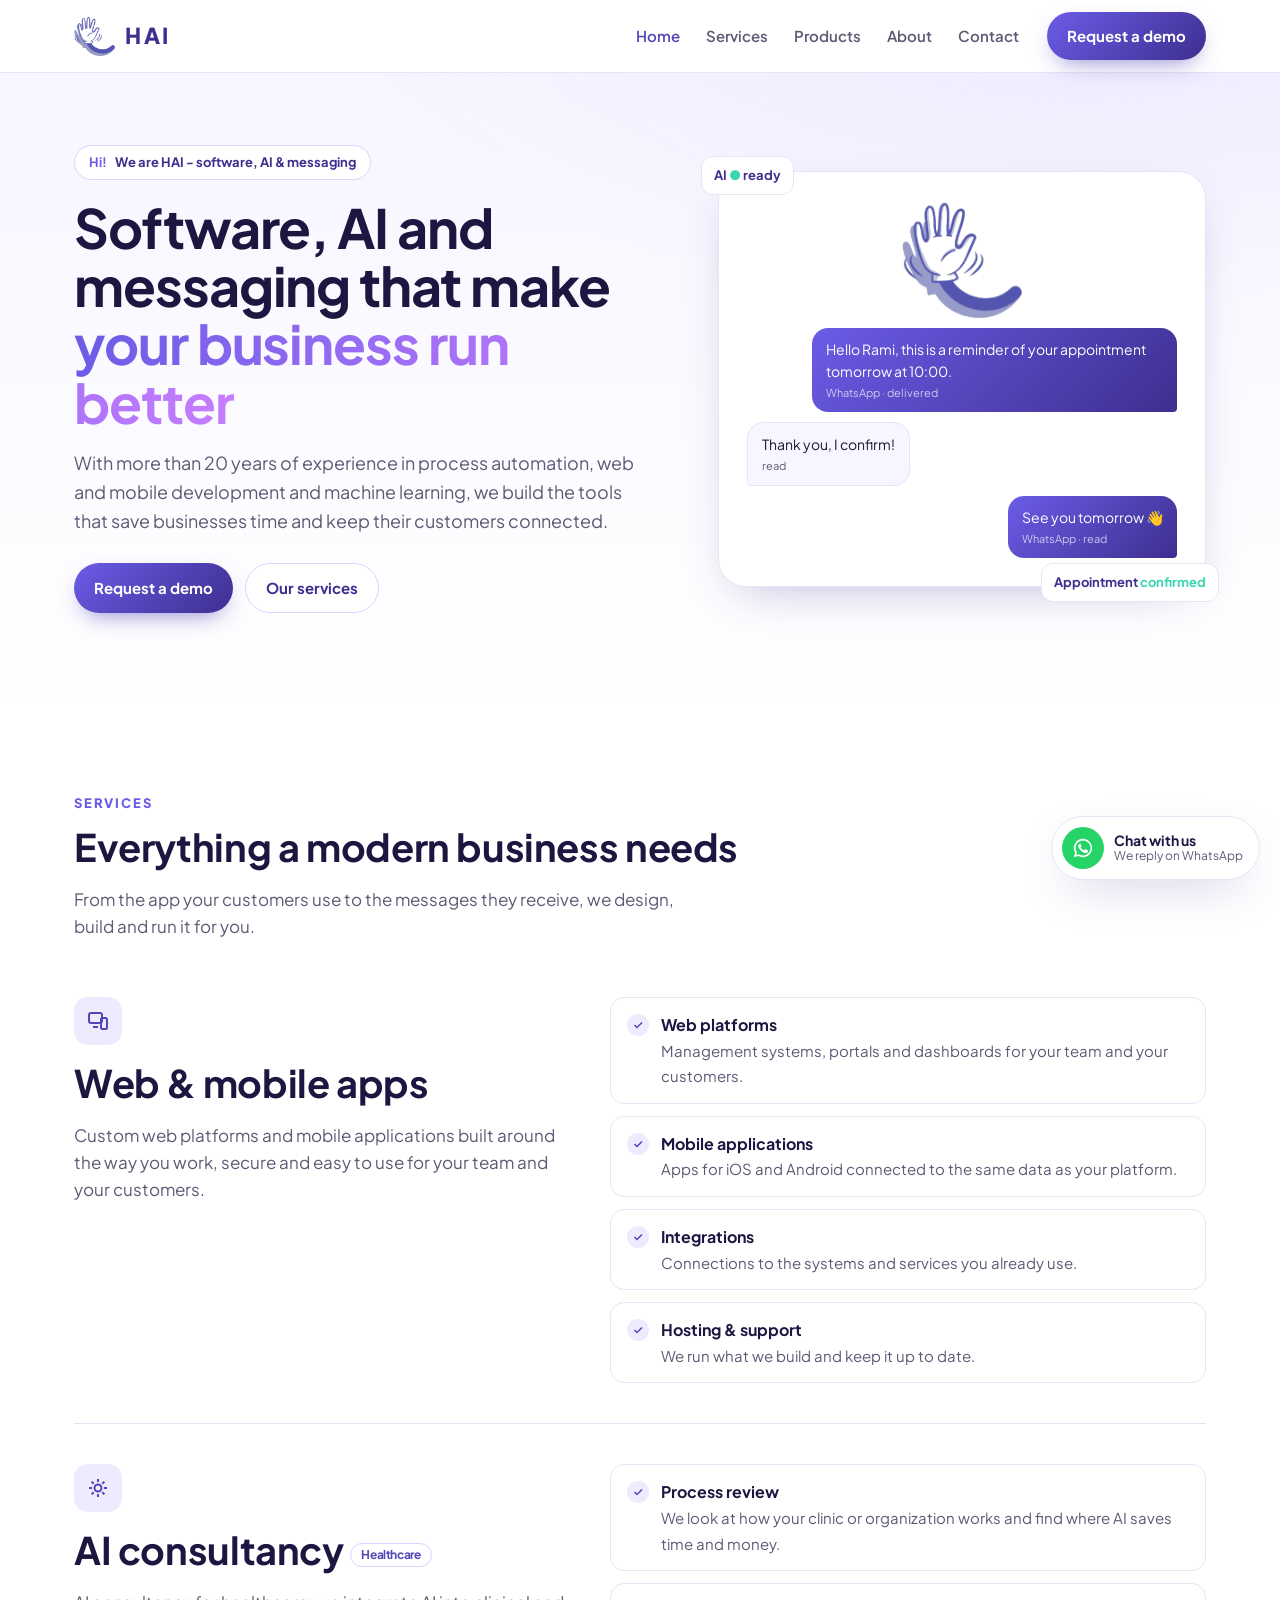
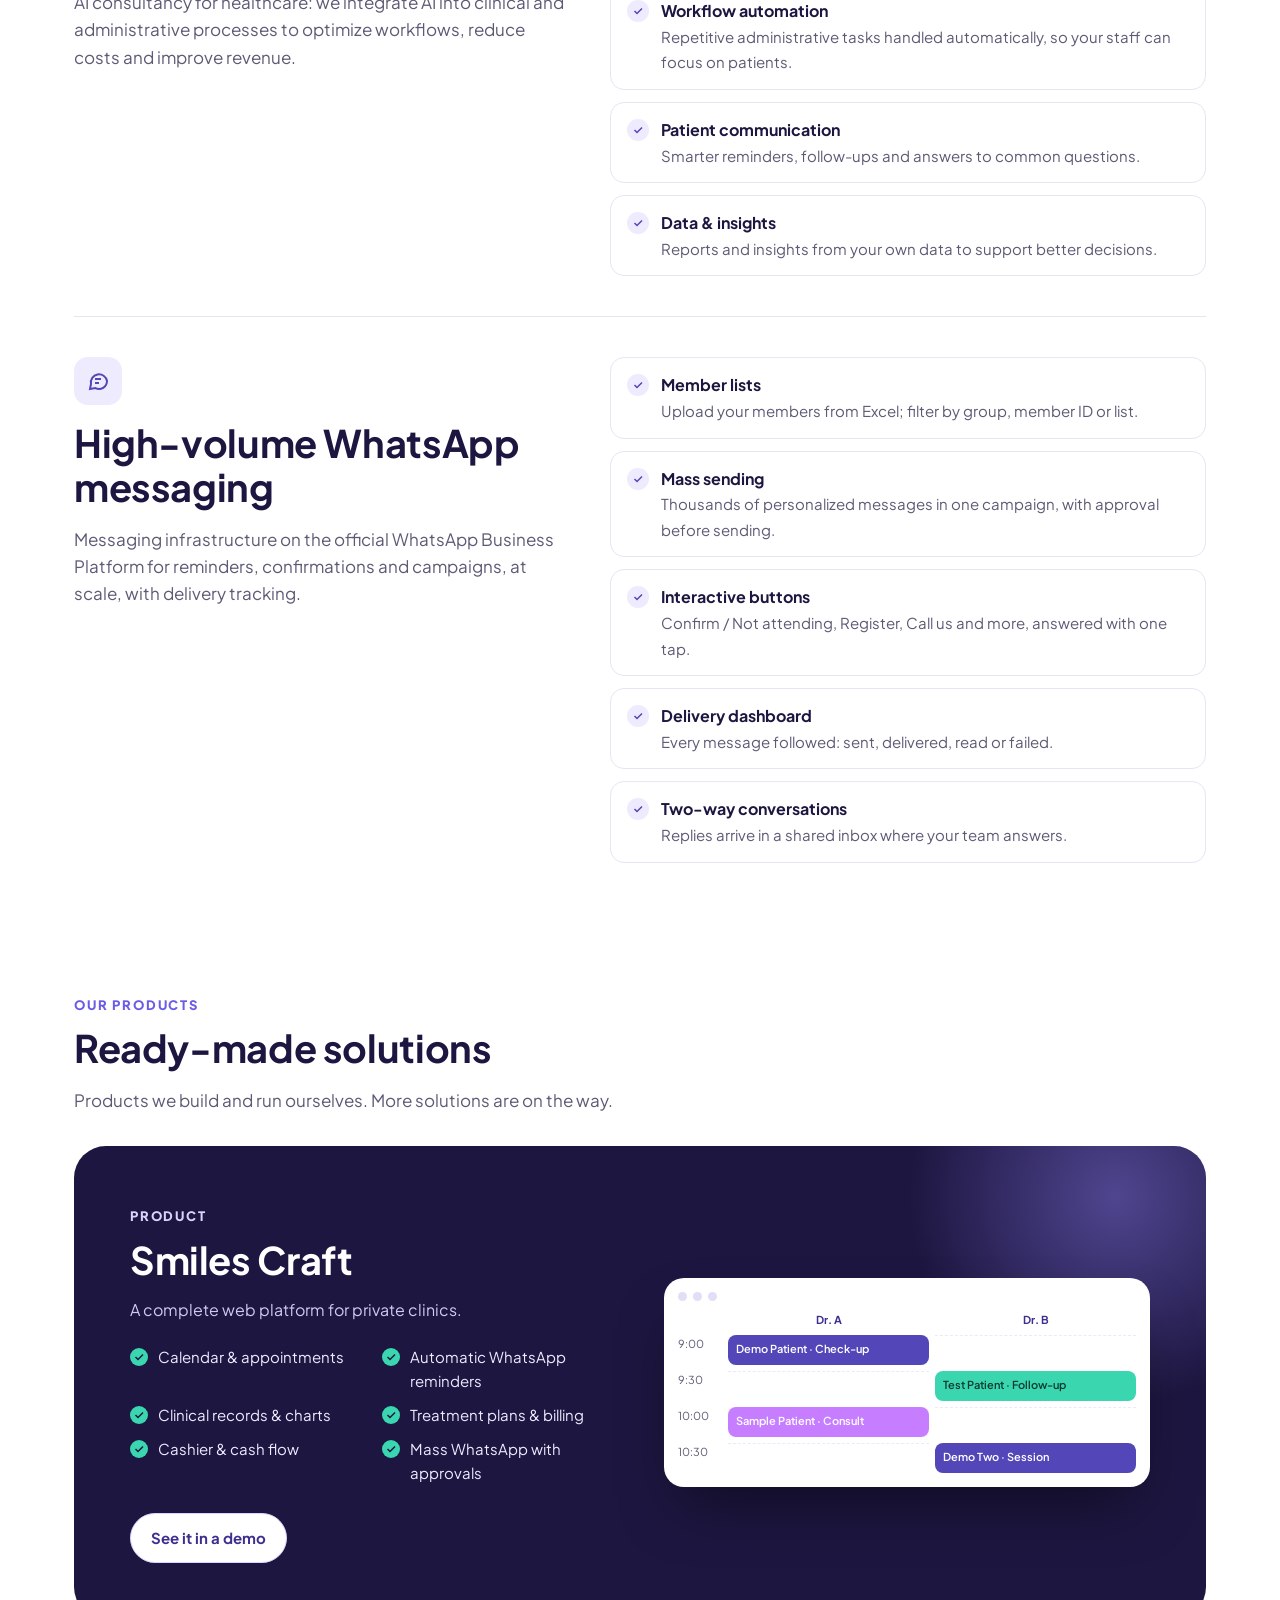
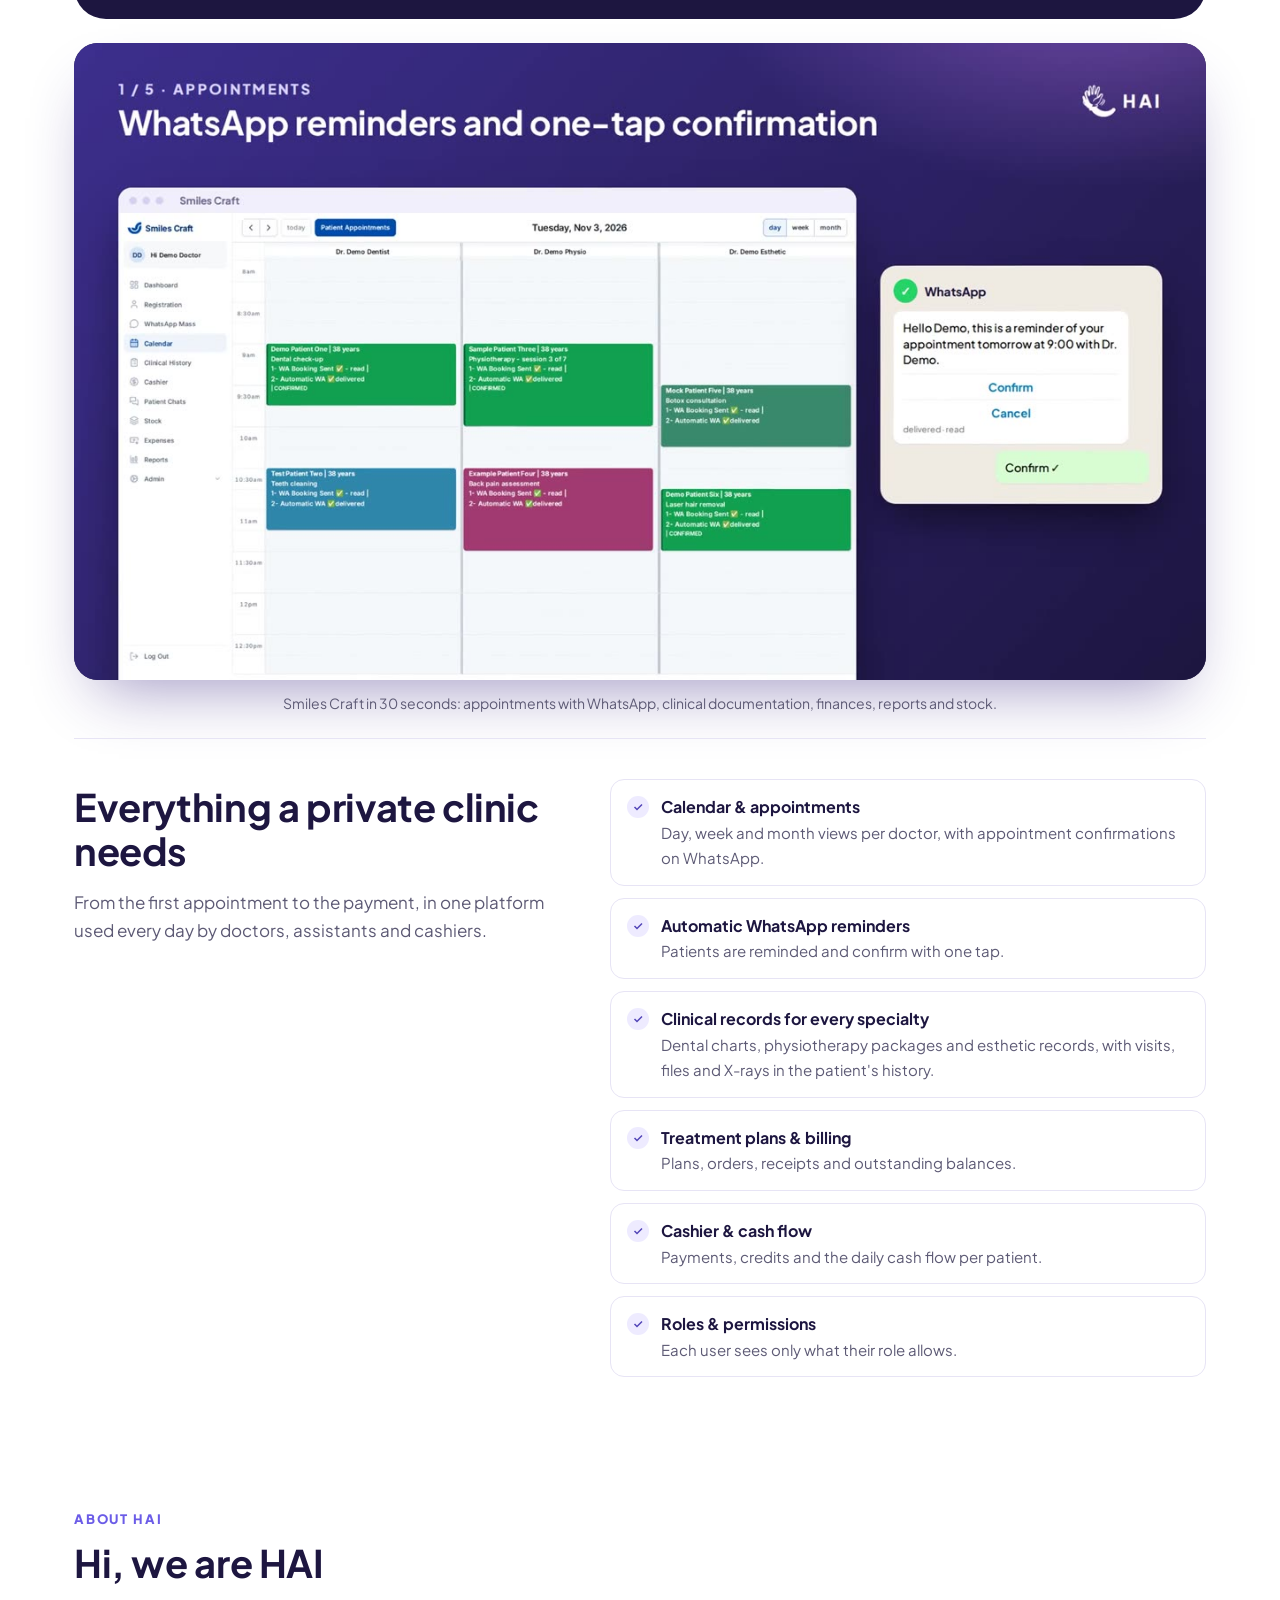
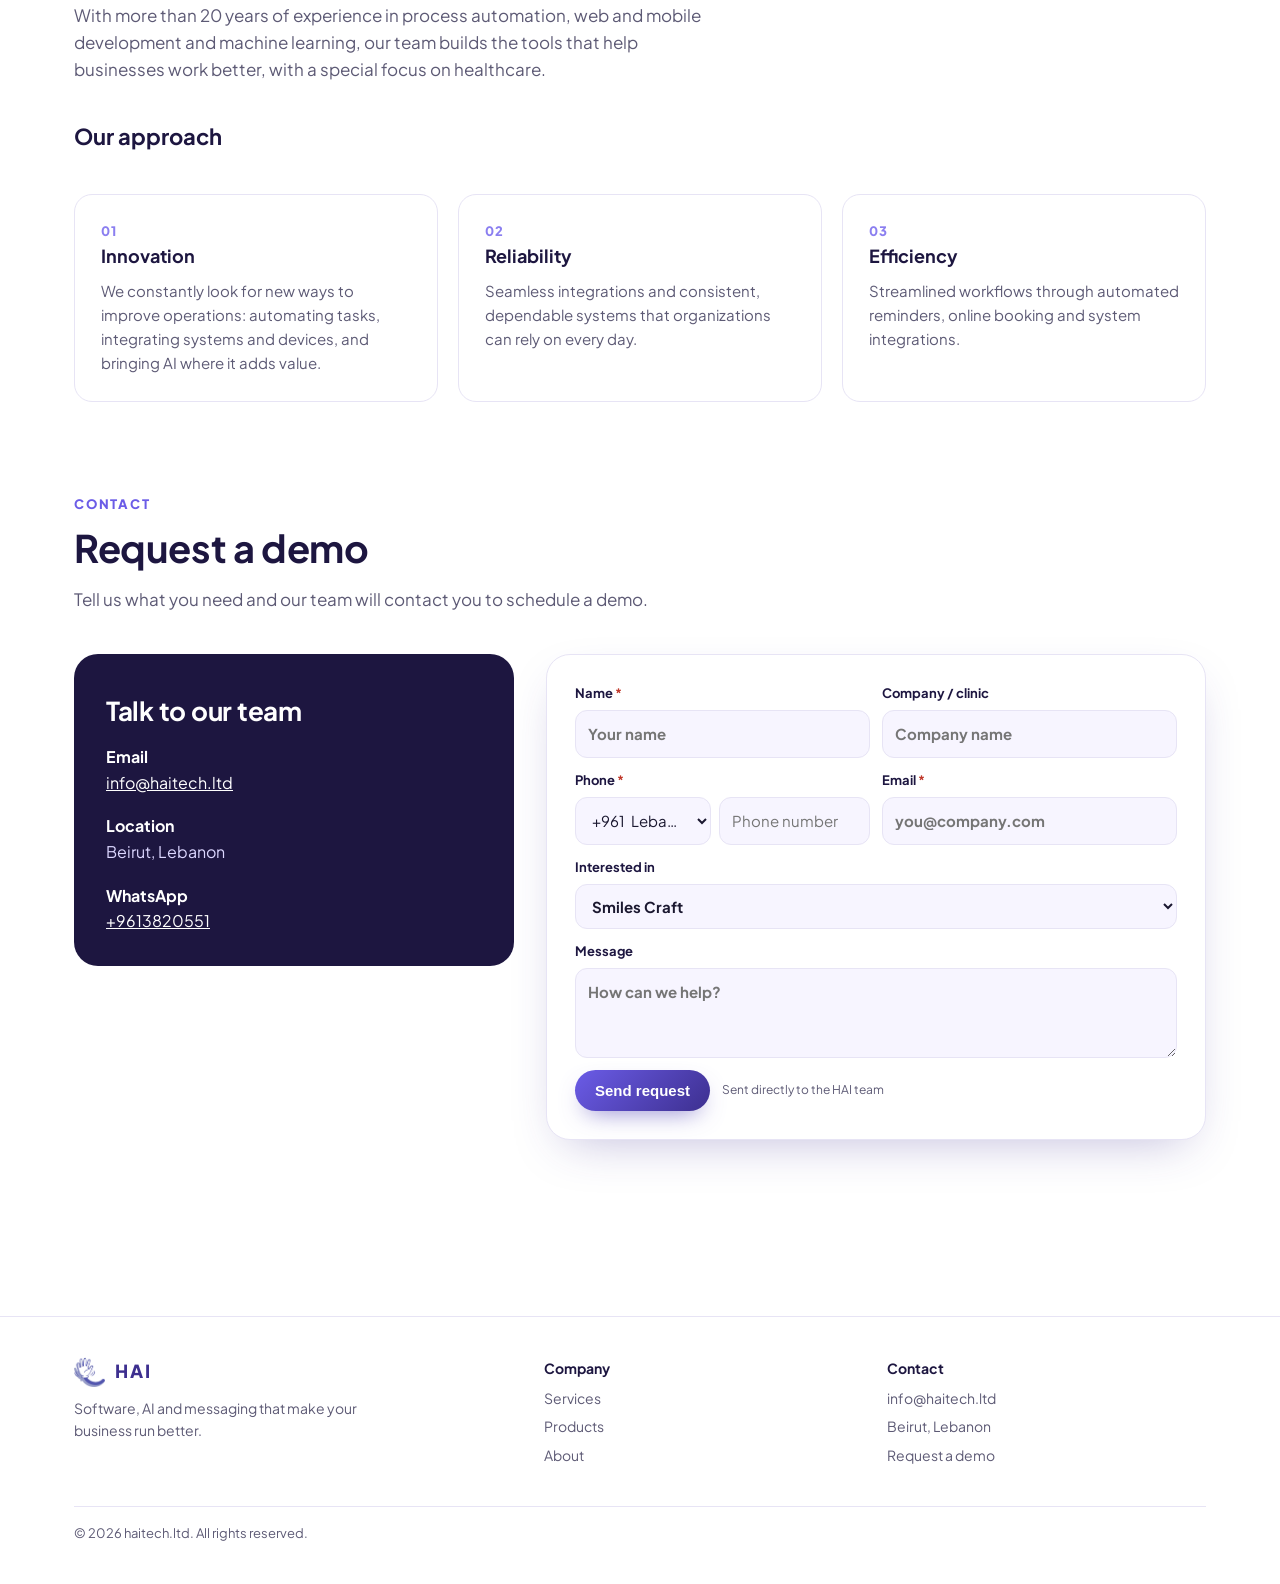
<file: index.html>
<!doctype html>
<html lang="en">
<head>
<meta charset="utf-8">
<meta name="viewport" content="width=device-width, initial-scale=1">
<title>HAI | Software, AI and messaging that make your business run better</title>
<meta name="description" content="HAI builds web and mobile applications, healthcare AI consultancy and high-volume WhatsApp messaging. Makers of Smiles Craft.">
<meta property="og:title" content="HAI | Software, AI and messaging that make your business run better">
<meta property="og:description" content="HAI builds web and mobile applications, healthcare AI consultancy and high-volume WhatsApp messaging. Makers of Smiles Craft.">
<link rel="canonical" href="https://www.haitech.ltd/">
<meta property="og:type" content="website">
<meta property="og:url" content="https://www.haitech.ltd/">
<meta property="og:image" content="https://www.haitech.ltd/assets/hai-logo.png">
<meta name="twitter:card" content="summary">
<link rel="icon" href="assets/hai-mark.png">
<script type="application/ld+json">{"@context": "https://schema.org", "@type": "Organization", "name": "HAI", "url": "https://www.haitech.ltd/", "logo": "https://www.haitech.ltd/assets/hai-logo.png", "email": "info@haitech.ltd", "address": {"@type": "PostalAddress", "addressLocality": "Beirut", "addressCountry": "LB"}}</script>
<link rel="preconnect" href="https://fonts.googleapis.com">
<link rel="preconnect" href="https://fonts.gstatic.com" crossorigin>
<link href="https://fonts.googleapis.com/css2?family=Plus+Jakarta+Sans:wght@400;500;600;700;800&display=swap" rel="stylesheet">
<link rel="stylesheet" href="assets/site.css">
</head>
<body>
<header class="nav">
  <div class="wrap">
    <a class="brand" href="#top"><img src="assets/hai-mark.png" alt="HAI logo">HAI</a>
    <nav class="links" aria-label="Main"><a href="#top">Home</a><a href="#services">Services</a><a href="#products">Products</a><a href="#about">About</a><a href="#contact">Contact</a><a class="btn btn-primary menu-cta" href="#contact">Request a demo</a></nav>
    <a class="btn btn-primary" href="#contact">Request a demo</a>
    <button class="menu-btn" type="button" aria-label="Menu" aria-expanded="false"><svg width="22" height="22" viewBox="0 0 24 24" fill="none" stroke="currentColor" stroke-width="2"><path d="M4 7h16M4 12h16M4 17h16"/></svg></button>
  </div>
</header>
<main>
<div class="hero" id="top">
  <div class="wrap">
    <div>
      <span class="eyebrow"><b>Hi!</b> We are HAI - software, AI &amp; messaging</span>
      <h1>Software, AI and messaging that make <span class="wave">your business run better</span></h1>
      <p class="lead">With more than 20 years of experience in process automation, web and mobile development and machine learning, we build the tools that save businesses time and keep their customers connected.</p>
      <div class="cta"><a class="btn btn-primary" href="#contact">Request a demo</a><a class="btn btn-ghost" href="#services">Our services</a></div>
    </div>
    <div class="hero-card">
      <span class="tag t1">AI <i>&#9679;</i> ready</span>
      <img class="hand" src="assets/hai-mark.png" alt="">
      <div class="chat">
        <div class="bubble out">Hello Rami, this is a reminder of your appointment tomorrow at 10:00.<small>WhatsApp &middot; delivered</small></div>
        <div class="bubble in">Thank you, I confirm!<small>read</small></div>
        <div class="bubble out">See you tomorrow &#128075;<small>WhatsApp &middot; read</small></div>
      </div>
      <span class="tag t2">Appointment <i>confirmed</i></span>
    </div>
  </div>
</div>

<section id="services">
  <div class="wrap">
    <span class="kicker">Services</span>
    <h2>Everything a modern business needs</h2>
    <p class="sub">From the app your customers use to the messages they receive, we design, build and run it for you.</p>
    <div class="svc" id="web">
      <div><div class="icon"><svg width="24" height="24" viewBox="0 0 24 24" fill="none" stroke="currentColor" stroke-width="2"><rect x="3" y="4" width="13" height="10" rx="2"/><rect x="15" y="9" width="6" height="11" rx="1.5"/><path d="M7 18h5"/></svg></div><h2>Web &amp; mobile apps</h2><p class="sub">Custom web platforms and mobile applications built around the way you work, secure and easy to use for your team and your customers.</p></div>
      <ul class="list">
        <li><div><b>Web platforms</b><span>Management systems, portals and dashboards for your team and your customers.</span></div></li>
        <li><div><b>Mobile applications</b><span>Apps for iOS and Android connected to the same data as your platform.</span></div></li>
        <li><div><b>Integrations</b><span>Connections to the systems and services you already use.</span></div></li>
        <li><div><b>Hosting &amp; support</b><span>We run what we build and keep it up to date.</span></div></li>
      </ul>
    </div>
    <div class="svc" id="ai">
      <div><div class="icon"><svg width="24" height="24" viewBox="0 0 24 24" fill="none" stroke="currentColor" stroke-width="2"><path d="M12 3v3M12 18v3M3 12h3M18 12h3M5.6 5.6l2.1 2.1M16.3 16.3l2.1 2.1M5.6 18.4l2.1-2.1M16.3 7.7l2.1-2.1"/><circle cx="12" cy="12" r="3.5"/></svg></div><h2>AI consultancy <span class="pill" style="vertical-align:6px">Healthcare</span></h2><p class="sub">AI consultancy for healthcare: we integrate AI into clinical and administrative processes to optimize workflows, reduce costs and improve revenue.</p></div>
      <ul class="list">
        <li><div><b>Process review</b><span>We look at how your clinic or organization works and find where AI saves time and money.</span></div></li>
        <li><div><b>Workflow automation</b><span>Repetitive administrative tasks handled automatically, so your staff can focus on patients.</span></div></li>
        <li><div><b>Patient communication</b><span>Smarter reminders, follow-ups and answers to common questions.</span></div></li>
        <li><div><b>Data &amp; insights</b><span>Reports and insights from your own data to support better decisions.</span></div></li>
      </ul>
    </div>
    <div class="svc" id="whatsapp">
      <div><div class="icon"><svg width="24" height="24" viewBox="0 0 24 24" fill="none" stroke="currentColor" stroke-width="2"><path d="M21 12a8 8 0 0 1-11.6 7.1L4 20l1-5A8 8 0 1 1 21 12z"/><path d="M9 10h6M9 14h4"/></svg></div><h2>High-volume WhatsApp messaging</h2><p class="sub">Messaging infrastructure on the official WhatsApp Business Platform for reminders, confirmations and campaigns, at scale, with delivery tracking.</p></div>
      <ul class="list">
        <li><div><b>Member lists</b><span>Upload your members from Excel; filter by group, member ID or list.</span></div></li>
        <li><div><b>Mass sending</b><span>Thousands of personalized messages in one campaign, with approval before sending.</span></div></li>
        <li><div><b>Interactive buttons</b><span>Confirm / Not attending, Register, Call us and more, answered with one tap.</span></div></li>
        <li><div><b>Delivery dashboard</b><span>Every message followed: sent, delivered, read or failed.</span></div></li>
        <li><div><b>Two-way conversations</b><span>Replies arrive in a shared inbox where your team answers.</span></div></li>
      </ul>
    </div>
  </div>
</section>

<section id="products" style="padding-top:0">
  <div class="wrap">
    <span class="kicker">Our products</span>
    <h2>Ready-made solutions</h2>
    <p class="sub">Products we build and run ourselves. More solutions are on the way.</p>
    <div style="margin-top:32px">
    <div class="product">
      <div>
        <span class="kicker">Product</span>
        <h2>Smiles Craft</h2>
        <p>A complete web platform for private clinics.</p>
        <ul class="feat">
          <li>Calendar &amp; appointments</li><li>Automatic WhatsApp reminders</li>
          <li>Clinical records &amp; charts</li><li>Treatment plans &amp; billing</li>
          <li>Cashier &amp; cash flow</li><li>Mass WhatsApp with approvals</li>
        </ul>
        <a class="btn btn-ghost" href="#contact">See it in a demo</a>
      </div>
      <div class="mock">
        <div class="bar"><span></span><span></span><span></span></div>
        <div class="cal">
          <div></div><div class="h">Dr. A</div><div class="h">Dr. B</div>
          <div>9:00</div><div class="ev a">Demo Patient &middot; Check-up</div><div class="slot"></div>
          <div>9:30</div><div class="slot"></div><div class="ev b">Test Patient &middot; Follow-up</div>
          <div>10:00</div><div class="ev c">Sample Patient &middot; Consult</div><div class="slot"></div>
          <div>10:30</div><div class="slot"></div><div class="ev a">Demo Two &middot; Session</div>
        </div>
      </div>
    </div></div>
    <figure class="product-video">
      <video src="assets/smiles-craft.mp4?v=2" poster="assets/smiles-craft-poster.jpg?v=2" autoplay muted loop playsinline preload="metadata" aria-label="Smiles Craft in 30 seconds: appointments with WhatsApp, clinical documentation, finances, reports and stock"></video>
      <figcaption>Smiles Craft in 30 seconds: appointments with WhatsApp, clinical documentation, finances, reports and stock.</figcaption>
    </figure>
    <div class="svc" style="margin-top:24px">
      <div><h2>Everything a private clinic needs</h2><p class="sub">From the first appointment to the payment, in one platform used every day by doctors, assistants and cashiers.</p></div>
      <ul class="list">
        <li><div><b>Calendar &amp; appointments</b><span>Day, week and month views per doctor, with appointment confirmations on WhatsApp.</span></div></li>
        <li><div><b>Automatic WhatsApp reminders</b><span>Patients are reminded and confirm with one tap.</span></div></li>
        <li><div><b>Clinical records for every specialty</b><span>Dental charts, physiotherapy packages and esthetic records, with visits, files and X-rays in the patient's history.</span></div></li>
        <li><div><b>Treatment plans &amp; billing</b><span>Plans, orders, receipts and outstanding balances.</span></div></li>
        <li><div><b>Cashier &amp; cash flow</b><span>Payments, credits and the daily cash flow per patient.</span></div></li>
        <li><div><b>Roles &amp; permissions</b><span>Each user sees only what their role allows.</span></div></li>
      </ul>
    </div>
  </div>
</section>

<section id="clients" data-section="clients" hidden style="padding-top:0">
  <div class="wrap">
    <span class="kicker">Our clients</span>
    <h2>Trusted by businesses we work with</h2>
    <div class="logos"></div>
  </div>
</section>

<section id="testimonials" data-section="testimonials" hidden style="padding-top:0">
  <div class="wrap">
    <span class="kicker">Testimonials</span>
    <h2>What our clients say</h2>
    <div class="grid3"></div>
  </div>
</section>

<section id="about" style="padding-top:0">
  <div class="wrap">
    <span class="kicker">About HAI</span>
    <h2>Hi, we are HAI</h2>
    <p class="sub">With more than 20 years of experience in process automation, web and mobile development and machine learning, our team builds the tools that help businesses work better, with a special focus on healthcare.</p>
    <h3 style="margin:36px 0 0;font-size:22px;color:var(--violet-900)">Our approach</h3>
    <div class="grid3">
      <div class="card"><div class="num">01</div><h3>Innovation</h3><p>We constantly look for new ways to improve operations: automating tasks, integrating systems and devices, and bringing AI where it adds value.</p></div>
      <div class="card"><div class="num">02</div><h3>Reliability</h3><p>Seamless integrations and consistent, dependable systems that organizations can rely on every day.</p></div>
      <div class="card"><div class="num">03</div><h3>Efficiency</h3><p>Streamlined workflows through automated reminders, online booking and system integrations.</p></div>
    </div>
  </div>
</section>

<section id="contact" style="padding-top:0">
  <div class="wrap">
    <span class="kicker">Contact</span>
    <h2>Request a demo</h2>
    <p class="sub">Tell us what you need and our team will contact you to schedule a demo.</p>
  </div>
<section style="padding-top:24px">
  <div class="wrap contact-grid">
    <div class="info-card">
      <h2>Talk to our team</h2>
      <div class="info-row"><div><b>Email</b><a href="mailto:info@haitech.ltd">info@haitech.ltd</a></div></div>
      <div class="info-row"><div><b>Location</b>Beirut, Lebanon</div></div>
      <div class="info-row wa-row" hidden><div><b>WhatsApp</b><a class="wa-num" href="#" target="_blank" rel="noopener"></a></div></div>
    </div>
    <div class="form-card">
      <form id="demo-form" novalidate>
        <label><span>Name <span class="req">*</span></span><input name="name" required autocomplete="name" placeholder="Your name"></label>
        <label>Company / clinic<input name="company" autocomplete="organization" placeholder="Company name"></label>
        <div class="phone-field"><span class="lbl">Phone <span class="req">*</span></span><div class="phone-row"><select name="phone_country" aria-label="Country code" autocomplete="tel-country-code"><option value="LB" selected>+961&nbsp;&nbsp;Lebanon</option><option value="AE">+971&nbsp;&nbsp;United Arab Emirates</option><option value="SA">+966&nbsp;&nbsp;Saudi Arabia</option><option value="QA">+974&nbsp;&nbsp;Qatar</option><option value="KW">+965&nbsp;&nbsp;Kuwait</option><option value="JO">+962&nbsp;&nbsp;Jordan</option><option value="IQ">+964&nbsp;&nbsp;Iraq</option><option value="FR">+33&nbsp;&nbsp;France</option><option value="GB">+44&nbsp;&nbsp;United Kingdom</option><option value="US">+1&nbsp;&nbsp;United States</option><option value="CA">+1&nbsp;&nbsp;Canada</option><option value="AU">+61&nbsp;&nbsp;Australia</option><option disabled>──────────</option><option value="AF">+93&nbsp;&nbsp;Afghanistan</option><option value="AL">+355&nbsp;&nbsp;Albania</option><option value="DZ">+213&nbsp;&nbsp;Algeria</option><option value="AS">+1&nbsp;&nbsp;American Samoa</option><option value="AD">+376&nbsp;&nbsp;Andorra</option><option value="AO">+244&nbsp;&nbsp;Angola</option><option value="AI">+1&nbsp;&nbsp;Anguilla</option><option value="AG">+1&nbsp;&nbsp;Antigua & Barbuda</option><option value="AR">+54&nbsp;&nbsp;Argentina</option><option value="AM">+374&nbsp;&nbsp;Armenia</option><option value="AW">+297&nbsp;&nbsp;Aruba</option><option value="AC">+247&nbsp;&nbsp;Ascension Island</option><option value="AT">+43&nbsp;&nbsp;Austria</option><option value="AZ">+994&nbsp;&nbsp;Azerbaijan</option><option value="BS">+1&nbsp;&nbsp;Bahamas</option><option value="BH">+973&nbsp;&nbsp;Bahrain</option><option value="BD">+880&nbsp;&nbsp;Bangladesh</option><option value="BB">+1&nbsp;&nbsp;Barbados</option><option value="BY">+375&nbsp;&nbsp;Belarus</option><option value="BE">+32&nbsp;&nbsp;Belgium</option><option value="BZ">+501&nbsp;&nbsp;Belize</option><option value="BJ">+229&nbsp;&nbsp;Benin</option><option value="BM">+1&nbsp;&nbsp;Bermuda</option><option value="BT">+975&nbsp;&nbsp;Bhutan</option><option value="BO">+591&nbsp;&nbsp;Bolivia</option><option value="BA">+387&nbsp;&nbsp;Bosnia & Herzegovina</option><option value="BW">+267&nbsp;&nbsp;Botswana</option><option value="BR">+55&nbsp;&nbsp;Brazil</option><option value="IO">+246&nbsp;&nbsp;British Indian Ocean Territory</option><option value="VG">+1&nbsp;&nbsp;British Virgin Islands</option><option value="BN">+673&nbsp;&nbsp;Brunei</option><option value="BG">+359&nbsp;&nbsp;Bulgaria</option><option value="BF">+226&nbsp;&nbsp;Burkina Faso</option><option value="BI">+257&nbsp;&nbsp;Burundi</option><option value="KH">+855&nbsp;&nbsp;Cambodia</option><option value="CM">+237&nbsp;&nbsp;Cameroon</option><option value="CV">+238&nbsp;&nbsp;Cape Verde</option><option value="BQ">+599&nbsp;&nbsp;Caribbean Netherlands</option><option value="KY">+1&nbsp;&nbsp;Cayman Islands</option><option value="CF">+236&nbsp;&nbsp;Central African Republic</option><option value="TD">+235&nbsp;&nbsp;Chad</option><option value="CL">+56&nbsp;&nbsp;Chile</option><option value="CN">+86&nbsp;&nbsp;China</option><option value="CX">+61&nbsp;&nbsp;Christmas Island</option><option value="CC">+61&nbsp;&nbsp;Cocos (Keeling) Islands</option><option value="CO">+57&nbsp;&nbsp;Colombia</option><option value="KM">+269&nbsp;&nbsp;Comoros</option><option value="CG">+242&nbsp;&nbsp;Congo - Brazzaville</option><option value="CD">+243&nbsp;&nbsp;Congo - Kinshasa</option><option value="CK">+682&nbsp;&nbsp;Cook Islands</option><option value="CR">+506&nbsp;&nbsp;Costa Rica</option><option value="HR">+385&nbsp;&nbsp;Croatia</option><option value="CU">+53&nbsp;&nbsp;Cuba</option><option value="CW">+599&nbsp;&nbsp;Curaçao</option><option value="CY">+357&nbsp;&nbsp;Cyprus</option><option value="CZ">+420&nbsp;&nbsp;Czechia</option><option value="CI">+225&nbsp;&nbsp;Côte d’Ivoire</option><option value="DK">+45&nbsp;&nbsp;Denmark</option><option value="DJ">+253&nbsp;&nbsp;Djibouti</option><option value="DM">+1&nbsp;&nbsp;Dominica</option><option value="DO">+1&nbsp;&nbsp;Dominican Republic</option><option value="EC">+593&nbsp;&nbsp;Ecuador</option><option value="EG">+20&nbsp;&nbsp;Egypt</option><option value="SV">+503&nbsp;&nbsp;El Salvador</option><option value="GQ">+240&nbsp;&nbsp;Equatorial Guinea</option><option value="ER">+291&nbsp;&nbsp;Eritrea</option><option value="EE">+372&nbsp;&nbsp;Estonia</option><option value="SZ">+268&nbsp;&nbsp;Eswatini</option><option value="ET">+251&nbsp;&nbsp;Ethiopia</option><option value="FK">+500&nbsp;&nbsp;Falkland Islands</option><option value="FO">+298&nbsp;&nbsp;Faroe Islands</option><option value="FJ">+679&nbsp;&nbsp;Fiji</option><option value="FI">+358&nbsp;&nbsp;Finland</option><option value="GF">+594&nbsp;&nbsp;French Guiana</option><option value="PF">+689&nbsp;&nbsp;French Polynesia</option><option value="GA">+241&nbsp;&nbsp;Gabon</option><option value="GM">+220&nbsp;&nbsp;Gambia</option><option value="GE">+995&nbsp;&nbsp;Georgia</option><option value="DE">+49&nbsp;&nbsp;Germany</option><option value="GH">+233&nbsp;&nbsp;Ghana</option><option value="GI">+350&nbsp;&nbsp;Gibraltar</option><option value="GR">+30&nbsp;&nbsp;Greece</option><option value="GL">+299&nbsp;&nbsp;Greenland</option><option value="GD">+1&nbsp;&nbsp;Grenada</option><option value="GP">+590&nbsp;&nbsp;Guadeloupe</option><option value="GU">+1&nbsp;&nbsp;Guam</option><option value="GT">+502&nbsp;&nbsp;Guatemala</option><option value="GG">+44&nbsp;&nbsp;Guernsey</option><option value="GN">+224&nbsp;&nbsp;Guinea</option><option value="GW">+245&nbsp;&nbsp;Guinea-Bissau</option><option value="GY">+592&nbsp;&nbsp;Guyana</option><option value="HT">+509&nbsp;&nbsp;Haiti</option><option value="HN">+504&nbsp;&nbsp;Honduras</option><option value="HK">+852&nbsp;&nbsp;Hong Kong SAR China</option><option value="HU">+36&nbsp;&nbsp;Hungary</option><option value="IS">+354&nbsp;&nbsp;Iceland</option><option value="IN">+91&nbsp;&nbsp;India</option><option value="ID">+62&nbsp;&nbsp;Indonesia</option><option value="IR">+98&nbsp;&nbsp;Iran</option><option value="IE">+353&nbsp;&nbsp;Ireland</option><option value="IM">+44&nbsp;&nbsp;Isle of Man</option><option value="IL">+972&nbsp;&nbsp;Israel</option><option value="IT">+39&nbsp;&nbsp;Italy</option><option value="JM">+1&nbsp;&nbsp;Jamaica</option><option value="JP">+81&nbsp;&nbsp;Japan</option><option value="JE">+44&nbsp;&nbsp;Jersey</option><option value="KZ">+7&nbsp;&nbsp;Kazakhstan</option><option value="KE">+254&nbsp;&nbsp;Kenya</option><option value="KI">+686&nbsp;&nbsp;Kiribati</option><option value="XK">+383&nbsp;&nbsp;Kosovo</option><option value="KG">+996&nbsp;&nbsp;Kyrgyzstan</option><option value="LA">+856&nbsp;&nbsp;Laos</option><option value="LV">+371&nbsp;&nbsp;Latvia</option><option value="LS">+266&nbsp;&nbsp;Lesotho</option><option value="LR">+231&nbsp;&nbsp;Liberia</option><option value="LY">+218&nbsp;&nbsp;Libya</option><option value="LI">+423&nbsp;&nbsp;Liechtenstein</option><option value="LT">+370&nbsp;&nbsp;Lithuania</option><option value="LU">+352&nbsp;&nbsp;Luxembourg</option><option value="MO">+853&nbsp;&nbsp;Macao SAR China</option><option value="MG">+261&nbsp;&nbsp;Madagascar</option><option value="MW">+265&nbsp;&nbsp;Malawi</option><option value="MY">+60&nbsp;&nbsp;Malaysia</option><option value="MV">+960&nbsp;&nbsp;Maldives</option><option value="ML">+223&nbsp;&nbsp;Mali</option><option value="MT">+356&nbsp;&nbsp;Malta</option><option value="MH">+692&nbsp;&nbsp;Marshall Islands</option><option value="MQ">+596&nbsp;&nbsp;Martinique</option><option value="MR">+222&nbsp;&nbsp;Mauritania</option><option value="MU">+230&nbsp;&nbsp;Mauritius</option><option value="YT">+262&nbsp;&nbsp;Mayotte</option><option value="MX">+52&nbsp;&nbsp;Mexico</option><option value="FM">+691&nbsp;&nbsp;Micronesia</option><option value="MD">+373&nbsp;&nbsp;Moldova</option><option value="MC">+377&nbsp;&nbsp;Monaco</option><option value="MN">+976&nbsp;&nbsp;Mongolia</option><option value="ME">+382&nbsp;&nbsp;Montenegro</option><option value="MS">+1&nbsp;&nbsp;Montserrat</option><option value="MA">+212&nbsp;&nbsp;Morocco</option><option value="MZ">+258&nbsp;&nbsp;Mozambique</option><option value="MM">+95&nbsp;&nbsp;Myanmar (Burma)</option><option value="NA">+264&nbsp;&nbsp;Namibia</option><option value="NR">+674&nbsp;&nbsp;Nauru</option><option value="NP">+977&nbsp;&nbsp;Nepal</option><option value="NL">+31&nbsp;&nbsp;Netherlands</option><option value="NC">+687&nbsp;&nbsp;New Caledonia</option><option value="NZ">+64&nbsp;&nbsp;New Zealand</option><option value="NI">+505&nbsp;&nbsp;Nicaragua</option><option value="NE">+227&nbsp;&nbsp;Niger</option><option value="NG">+234&nbsp;&nbsp;Nigeria</option><option value="NU">+683&nbsp;&nbsp;Niue</option><option value="NF">+672&nbsp;&nbsp;Norfolk Island</option><option value="KP">+850&nbsp;&nbsp;North Korea</option><option value="MK">+389&nbsp;&nbsp;North Macedonia</option><option value="MP">+1&nbsp;&nbsp;Northern Mariana Islands</option><option value="NO">+47&nbsp;&nbsp;Norway</option><option value="OM">+968&nbsp;&nbsp;Oman</option><option value="PK">+92&nbsp;&nbsp;Pakistan</option><option value="PW">+680&nbsp;&nbsp;Palau</option><option value="PS">+970&nbsp;&nbsp;Palestinian Territories</option><option value="PA">+507&nbsp;&nbsp;Panama</option><option value="PG">+675&nbsp;&nbsp;Papua New Guinea</option><option value="PY">+595&nbsp;&nbsp;Paraguay</option><option value="PE">+51&nbsp;&nbsp;Peru</option><option value="PH">+63&nbsp;&nbsp;Philippines</option><option value="PL">+48&nbsp;&nbsp;Poland</option><option value="PT">+351&nbsp;&nbsp;Portugal</option><option value="PR">+1&nbsp;&nbsp;Puerto Rico</option><option value="RO">+40&nbsp;&nbsp;Romania</option><option value="RU">+7&nbsp;&nbsp;Russia</option><option value="RW">+250&nbsp;&nbsp;Rwanda</option><option value="RE">+262&nbsp;&nbsp;Réunion</option><option value="WS">+685&nbsp;&nbsp;Samoa</option><option value="SM">+378&nbsp;&nbsp;San Marino</option><option value="SN">+221&nbsp;&nbsp;Senegal</option><option value="RS">+381&nbsp;&nbsp;Serbia</option><option value="SC">+248&nbsp;&nbsp;Seychelles</option><option value="SL">+232&nbsp;&nbsp;Sierra Leone</option><option value="SG">+65&nbsp;&nbsp;Singapore</option><option value="SX">+1&nbsp;&nbsp;Sint Maarten</option><option value="SK">+421&nbsp;&nbsp;Slovakia</option><option value="SI">+386&nbsp;&nbsp;Slovenia</option><option value="SB">+677&nbsp;&nbsp;Solomon Islands</option><option value="SO">+252&nbsp;&nbsp;Somalia</option><option value="ZA">+27&nbsp;&nbsp;South Africa</option><option value="KR">+82&nbsp;&nbsp;South Korea</option><option value="SS">+211&nbsp;&nbsp;South Sudan</option><option value="ES">+34&nbsp;&nbsp;Spain</option><option value="LK">+94&nbsp;&nbsp;Sri Lanka</option><option value="BL">+590&nbsp;&nbsp;St. Barthélemy</option><option value="SH">+290&nbsp;&nbsp;St. Helena</option><option value="KN">+1&nbsp;&nbsp;St. Kitts & Nevis</option><option value="LC">+1&nbsp;&nbsp;St. Lucia</option><option value="MF">+590&nbsp;&nbsp;St. Martin</option><option value="PM">+508&nbsp;&nbsp;St. Pierre & Miquelon</option><option value="VC">+1&nbsp;&nbsp;St. Vincent & Grenadines</option><option value="SD">+249&nbsp;&nbsp;Sudan</option><option value="SR">+597&nbsp;&nbsp;Suriname</option><option value="SJ">+47&nbsp;&nbsp;Svalbard & Jan Mayen</option><option value="SE">+46&nbsp;&nbsp;Sweden</option><option value="CH">+41&nbsp;&nbsp;Switzerland</option><option value="SY">+963&nbsp;&nbsp;Syria</option><option value="ST">+239&nbsp;&nbsp;São Tomé & Príncipe</option><option value="TW">+886&nbsp;&nbsp;Taiwan</option><option value="TJ">+992&nbsp;&nbsp;Tajikistan</option><option value="TZ">+255&nbsp;&nbsp;Tanzania</option><option value="TH">+66&nbsp;&nbsp;Thailand</option><option value="TL">+670&nbsp;&nbsp;Timor-Leste</option><option value="TG">+228&nbsp;&nbsp;Togo</option><option value="TK">+690&nbsp;&nbsp;Tokelau</option><option value="TO">+676&nbsp;&nbsp;Tonga</option><option value="TT">+1&nbsp;&nbsp;Trinidad & Tobago</option><option value="TA">+290&nbsp;&nbsp;Tristan da Cunha</option><option value="TN">+216&nbsp;&nbsp;Tunisia</option><option value="TM">+993&nbsp;&nbsp;Turkmenistan</option><option value="TC">+1&nbsp;&nbsp;Turks & Caicos Islands</option><option value="TV">+688&nbsp;&nbsp;Tuvalu</option><option value="TR">+90&nbsp;&nbsp;Türkiye</option><option value="VI">+1&nbsp;&nbsp;U.S. Virgin Islands</option><option value="UG">+256&nbsp;&nbsp;Uganda</option><option value="UA">+380&nbsp;&nbsp;Ukraine</option><option value="UY">+598&nbsp;&nbsp;Uruguay</option><option value="UZ">+998&nbsp;&nbsp;Uzbekistan</option><option value="VU">+678&nbsp;&nbsp;Vanuatu</option><option value="VA">+39&nbsp;&nbsp;Vatican City</option><option value="VE">+58&nbsp;&nbsp;Venezuela</option><option value="VN">+84&nbsp;&nbsp;Vietnam</option><option value="WF">+681&nbsp;&nbsp;Wallis & Futuna</option><option value="EH">+212&nbsp;&nbsp;Western Sahara</option><option value="YE">+967&nbsp;&nbsp;Yemen</option><option value="ZM">+260&nbsp;&nbsp;Zambia</option><option value="ZW">+263&nbsp;&nbsp;Zimbabwe</option><option value="AX">+358&nbsp;&nbsp;Åland Islands</option></select><input name="phone" required type="tel" autocomplete="tel-national" placeholder="Phone number" aria-label="Phone number"></div></div>
        <label><span>Email <span class="req">*</span></span><input name="email" required type="email" autocomplete="email" placeholder="you@company.com"></label>
        <label class="full">Interested in<select name="interest"><option>Smiles Craft</option><option>Web &amp; mobile apps</option><option>AI consultancy (healthcare)</option><option>WhatsApp messaging</option><option>Other</option></select></label>
        <label class="full">Message<textarea name="message" placeholder="How can we help?"></textarea></label>
        <div class="full" style="display:flex;align-items:center;gap:12px;flex-wrap:wrap"><button class="btn btn-primary" type="submit">Send request</button><span class="note">Sent directly to the HAI team</span></div>
        <input type="checkbox" name="botcheck" tabindex="-1" autocomplete="off" aria-hidden="true" style="display:none">
        <div class="form-msg" role="status" hidden></div>
      </form>
    </div>
  </div>
</section>

</main>
<footer>
  <div class="wrap">
    <div class="cols">
      <div>
        <a class="brand" href="#top"><img src="assets/hai-mark.png" alt="">HAI</a>
        <p style="margin:10px 0 0;max-width:340px">Software, AI and messaging that make your business run better.</p>
      </div>
      <div><h4>Company</h4><ul><li><a href="#services">Services</a></li><li><a href="#products">Products</a></li><li><a href="#about">About</a></li></ul></div>
      <div><h4>Contact</h4><ul><li><a href="mailto:info@haitech.ltd">info@haitech.ltd</a></li><li>Beirut, Lebanon</li><li><a href="#contact">Request a demo</a></li></ul></div>
    </div>
    <div class="copy">&copy; 2026 haitech.ltd. All rights reserved.</div>
  </div>
</footer>
<a class="wa-chat" href="#" hidden aria-label="Chat with us on WhatsApp">
  <span class="wa-icon"><svg width="22" height="22" viewBox="0 0 24 24" fill="#fff"><path d="M12 2a10 10 0 0 0-8.6 15.1L2 22l5-1.3A10 10 0 1 0 12 2zm0 18.2a8.2 8.2 0 0 1-4.2-1.2l-.3-.2-3 .8.8-2.9-.2-.3A8.2 8.2 0 1 1 12 20.2zm4.5-6.1c-.2-.1-1.5-.7-1.7-.8s-.4-.1-.6.1-.7.8-.8 1-.3.2-.5.1a6.7 6.7 0 0 1-3.3-2.9c-.3-.4.3-.4.7-1.4.1-.2 0-.3 0-.5l-.8-1.8c-.2-.5-.4-.4-.6-.4h-.5a1 1 0 0 0-.7.3 3 3 0 0 0-.9 2.2 5.2 5.2 0 0 0 1.1 2.8 11.9 11.9 0 0 0 4.6 4c1.7.7 2.4.8 3.2.7a2.8 2.8 0 0 0 1.8-1.3 2.3 2.3 0 0 0 .2-1.3c-.1-.1-.3-.2-.5-.3z"/></svg></span>
  <span class="wa-text"><b>Chat with us</b><small>We reply on WhatsApp</small></span>
</a>
<a class="to-top" href="#top" aria-label="Back to top" hidden><svg width="20" height="20" viewBox="0 0 24 24" fill="none" stroke="currentColor" stroke-width="2.5"><path d="M12 19V5M5 12l7-7 7 7"/></svg></a>
<script src="assets/site.js"></script>
</body>
</html>
</file>
<file: assets/site.css>
:root{
  --violet-900:#1d1640; --violet-800:#2a2060; --violet-700:#3d2f8f; --violet-600:#5246b8;
  --violet-500:#6b5ce7; --violet-400:#8b7ff0; --violet-200:#d9d4ff; --violet-100:#eeebff; --violet-50:#f7f5ff;
  --pink-400:#c77dff; --mint-400:#3ad6b0;
  --ink:#1b1830; --muted:#5d5a75; --line:#e7e4f5; --white:#fff;
  --radius:18px; --shadow:0 18px 50px -20px rgba(61,47,143,.35);
}
*{box-sizing:border-box} html{scroll-behavior:smooth}
body{margin:0;font-family:"Plus Jakarta Sans",system-ui,sans-serif;color:var(--ink);background:var(--white);line-height:1.6}
a{color:inherit;text-decoration:none} img{max-width:100%;display:block}
.wrap{max-width:1180px;margin:0 auto;padding:0 24px}
/* nav */
.nav{position:sticky;top:0;z-index:10;background:rgba(255,255,255,.88);backdrop-filter:blur(10px);border-bottom:1px solid var(--line)}
.nav .wrap{display:flex;align-items:center;gap:28px;height:72px}
.brand{display:flex;align-items:center;gap:10px;font-weight:800;font-size:22px;letter-spacing:.12em;color:var(--violet-700)}
.brand img{height:40px;width:auto}
.links{display:flex;gap:26px;margin-left:auto;font-weight:600;font-size:15px;color:var(--muted)}
.links a:hover{color:var(--violet-600)}
.btn{display:inline-flex;align-items:center;gap:8px;padding:12px 20px;border-radius:999px;font-weight:700;font-size:15px;border:0;cursor:pointer}
.btn-primary{background:linear-gradient(135deg,var(--violet-500),var(--violet-700));color:#fff;box-shadow:0 10px 24px -10px rgba(82,70,184,.7)}
.btn-ghost{background:#fff;color:var(--violet-700);border:1.5px solid var(--violet-200)}
/* hero */
.hero{position:relative;overflow:hidden;background:radial-gradient(1200px 500px at 85% -10%,var(--violet-100),transparent 60%),linear-gradient(180deg,var(--violet-50),#fff)}
.hero .wrap{display:grid;grid-template-columns:1.1fr .9fr;gap:48px;align-items:center;padding-top:72px;padding-bottom:88px}
.eyebrow{display:inline-flex;align-items:center;gap:8px;padding:6px 14px;border-radius:999px;background:#fff;border:1px solid var(--violet-200);color:var(--violet-700);font-weight:700;font-size:13px}
.eyebrow b{color:var(--violet-500)}
h1{font-size:54px;line-height:1.08;margin:18px 0 16px;letter-spacing:-.02em;color:var(--violet-900)}
h1 .wave{background:linear-gradient(90deg,var(--violet-500),var(--pink-400));-webkit-background-clip:text;background-clip:text;color:transparent}
.lead{font-size:18px;color:var(--muted);max-width:560px}
.cta{display:flex;gap:12px;flex-wrap:wrap;margin-top:28px}
.hero-card{position:relative;background:#fff;border:1px solid var(--line);border-radius:28px;box-shadow:var(--shadow);padding:28px}
.hero-card .hand{width:120px;margin:0 auto 6px;animation:wave 2.6s ease-in-out infinite;transform-origin:70% 90%}
@keyframes wave{0%,60%,100%{transform:rotate(0)}10%,30%{transform:rotate(12deg)}20%,40%{transform:rotate(-6deg)}}
.chat{display:flex;flex-direction:column;gap:10px;margin-top:10px}
.bubble{max-width:85%;padding:10px 14px;border-radius:16px;font-size:14px}
.bubble.in{background:var(--violet-50);border:1px solid var(--line);align-self:flex-start;border-bottom-left-radius:4px}
.bubble.out{background:linear-gradient(135deg,var(--violet-500),var(--violet-700));color:#fff;align-self:flex-end;border-bottom-right-radius:4px}
.bubble small{display:block;opacity:.7;font-size:11px;margin-top:2px}
.tag{position:absolute;padding:8px 12px;border-radius:12px;background:#fff;border:1px solid var(--line);box-shadow:var(--shadow);font-size:13px;font-weight:700;color:var(--violet-700)}
.tag.t1{top:-16px;left:-18px} .tag.t2{bottom:-16px;right:-14px}
.tag i{font-style:normal;color:var(--mint-400)}
/* sections */
section{padding:88px 0;scroll-margin-top:72px}
.kicker{color:var(--violet-500);font-weight:800;font-size:13px;letter-spacing:.14em;text-transform:uppercase}
h2{font-size:38px;line-height:1.15;margin:10px 0 14px;letter-spacing:-.01em;color:var(--violet-900)}
.sub{color:var(--muted);max-width:640px;font-size:17px}
.grid4{display:grid;grid-template-columns:repeat(4,1fr);gap:20px;margin-top:40px}
.card{background:#fff;border:1px solid var(--line);border-radius:var(--radius);padding:26px;transition:transform .2s,box-shadow .2s}
.card:hover{transform:translateY(-4px);box-shadow:var(--shadow)}
.icon{width:48px;height:48px;border-radius:14px;display:grid;place-items:center;background:var(--violet-100);color:var(--violet-600);margin-bottom:16px}
.card h3{margin:0 0 8px;font-size:18px;color:var(--violet-900)}
.card p{margin:0;color:var(--muted);font-size:15px}
/* product */
.product{background:var(--violet-900);color:#fff;border-radius:32px;padding:56px;display:grid;grid-template-columns:1fr 1fr;gap:48px;align-items:center;position:relative;overflow:hidden}
.product:before{content:"";position:absolute;width:420px;height:420px;border-radius:50%;background:radial-gradient(circle,rgba(139,127,240,.45),transparent 70%);top:-160px;right:-120px}
.product h2{color:#fff} .product .kicker{color:var(--violet-200)}
.product p{color:#cfc9f5}
.feat{list-style:none;padding:0;margin:22px 0 28px;display:grid;grid-template-columns:1fr 1fr;gap:10px 18px}
.feat li{display:flex;gap:10px;align-items:flex-start;font-size:15px;color:#eeeaff}
.feat li:before{content:"";flex:0 0 18px;height:18px;margin-top:3px;border-radius:50%;background:var(--mint-400) url("data:image/svg+xml,%3Csvg xmlns='http://www.w3.org/2000/svg' viewBox='0 0 24 24' fill='none' stroke='%231d1640' stroke-width='3'%3E%3Cpath d='M5 12l5 5L20 7'/%3E%3C/svg%3E") center/12px no-repeat}
.product-video{margin:24px 0 0}
.product-video video{display:block;width:100%;aspect-ratio:16/9;border-radius:24px;background:var(--violet-900);box-shadow:0 30px 60px -24px rgba(40,20,120,.45)}
.product-video figcaption{margin-top:12px;font-size:14px;color:var(--muted,#6b6890);text-align:center}
.mock{position:relative;background:#fff;border-radius:20px;padding:14px;box-shadow:0 30px 60px -20px rgba(0,0,0,.5)}
.mock .bar{display:flex;gap:6px;margin-bottom:10px}.mock .bar span{width:9px;height:9px;border-radius:50%;background:#e2def7}
.cal{display:grid;grid-template-columns:44px 1fr 1fr;gap:6px;font-size:11px;color:var(--muted)}
.cal .h{font-weight:700;color:var(--violet-700);text-align:center}
.cal .slot{height:30px;border-top:1px dashed #ece9fa}
.ev{border-radius:8px;padding:5px 8px;color:#fff;font-weight:600;font-size:11px}
.ev.a{background:#5246b8}.ev.b{background:#3ad6b0;color:#0d3b30}.ev.c{background:#c77dff}
/* why */
.grid3{display:grid;grid-template-columns:repeat(3,1fr);gap:20px;margin-top:40px}
.num{font-size:13px;font-weight:800;color:var(--violet-400);letter-spacing:.1em}
/* demo */
.demo{background:linear-gradient(135deg,var(--violet-600),var(--violet-800));border-radius:32px;padding:56px;display:grid;grid-template-columns:1fr 1fr;gap:40px;color:#fff}
.demo h2{color:#fff}.demo p{color:#dcd7ff}
form{background:#fff;border-radius:20px;padding:24px;display:grid;grid-template-columns:minmax(0,1fr) minmax(0,1fr);gap:12px;color:var(--ink)}
form label{display:flex;flex-direction:column;gap:6px;font-size:13px;font-weight:700;color:var(--violet-900)}
form .full{grid-column:1/-1}
input,select,textarea{min-width:0;max-width:100%;font:inherit;font-size:15px;padding:11px 12px;border:1.5px solid var(--line);border-radius:12px;background:var(--violet-50);color:var(--ink)}
textarea{min-height:90px;resize:vertical}
.note{font-size:12px;color:var(--muted)}
footer{padding:40px 0;border-top:1px solid var(--line);color:var(--muted);font-size:14px}
footer .wrap{display:flex;gap:20px;align-items:center;flex-wrap:wrap}
footer .brand{font-size:18px}
footer .brand img{height:30px}
.grid4--3{grid-template-columns:repeat(3,1fr)}
/* products, clients, testimonials */
.soon{display:grid;grid-template-columns:1fr 1fr;gap:20px;margin-top:20px}
.soon-card{border:2px dashed var(--violet-200);border-radius:var(--radius);padding:24px;background:var(--violet-50)}
.soon-card h3{margin:10px 0 6px;color:var(--violet-900)}.soon-card p{margin:0;color:var(--muted);font-size:15px}
.pill{display:inline-block;padding:4px 10px;border-radius:999px;background:#fff;border:1px solid var(--violet-200);color:var(--violet-600);font-size:12px;font-weight:700}
.logos{display:grid;grid-template-columns:repeat(6,1fr);gap:16px;margin-top:32px}
.logo-slot{height:84px;border-radius:14px;border:1px solid var(--line);background:#fff;display:grid;place-items:center;color:#b4aed6;font-weight:700;font-size:13px;letter-spacing:.04em}
.quote{margin:0;background:#fff;border:1px solid var(--line);border-radius:var(--radius);padding:26px;display:flex;flex-direction:column;justify-content:space-between;gap:20px}
.quote blockquote{margin:0;font-size:16px;color:var(--ink);position:relative;padding-top:28px}
.quote blockquote:before{content:"\201C";position:absolute;top:-14px;left:0;font-size:56px;line-height:1;color:var(--violet-400);font-weight:800}
.quote figcaption{display:flex;align-items:center;gap:12px;font-size:14px;color:var(--muted)}
.quote figcaption b{color:var(--violet-900)}
.avatar{width:42px;height:42px;border-radius:50%;background:linear-gradient(135deg,var(--violet-200),var(--violet-400))}
/* chat with us (WhatsApp, answered by the team) */
.wa-chat{position:fixed;right:20px;bottom:20px;z-index:30;display:flex;align-items:center;gap:10px;padding:10px 16px 10px 10px;border-radius:999px;background:#fff;border:1px solid var(--line);box-shadow:var(--shadow)}
.wa-icon{width:42px;height:42px;border-radius:50%;background:#25d366;display:grid;place-items:center}
.wa-text{display:flex;flex-direction:column;line-height:1.2;font-size:14px;color:var(--violet-900)}
.wa-text small{color:var(--muted);font-size:12px}
@media (max-width:640px){.wa-text{display:none}.wa-chat{padding:8px}}
/* responsive */
@media (max-width:980px){
  .hero .wrap,.product,.demo{grid-template-columns:1fr}
  .grid4{grid-template-columns:1fr 1fr}.grid3{grid-template-columns:1fr}
  .logos{grid-template-columns:repeat(3,1fr)}.grid4--3{grid-template-columns:1fr}.soon{grid-template-columns:1fr}
  h1{font-size:40px}
}
@media (max-width:640px){
  .links{display:none}.nav .btn{margin-left:auto;padding:10px 14px;font-size:14px}
  .grid4{grid-template-columns:1fr}.feat{grid-template-columns:1fr}
  section{padding:64px 0}.product,.demo{padding:28px;border-radius:24px}
  form{grid-template-columns:minmax(0,1fr)} h1{font-size:34px} h2{font-size:30px}
  .tag.t1{left:6px}.tag.t2{right:6px}
}

/* ---------- multi-page additions ---------- */
[hidden]{display:none !important}
.links a.active{color:var(--violet-600)}
.menu-btn{display:none;margin-left:auto;width:44px;height:44px;border-radius:12px;border:1px solid var(--line);background:#fff;color:var(--violet-700);cursor:pointer;align-items:center;justify-content:center}
.page-head{background:radial-gradient(900px 380px at 85% -20%,var(--violet-100),transparent 60%),linear-gradient(180deg,var(--violet-50),#fff);padding:64px 0 40px}
.page-head h1{font-size:44px;margin:12px 0 10px}
.page-head .lead{max-width:680px}
.svc{display:grid;grid-template-columns:1fr 1.2fr;gap:40px;align-items:start;padding:40px 0;border-top:1px solid var(--line)}
.svc:first-of-type{border-top:0}
.svc h2{margin-top:6px}
.list{list-style:none;padding:0;margin:0;display:grid;gap:12px}
.list li{display:flex;gap:12px;align-items:flex-start;background:#fff;border:1px solid var(--line);border-radius:14px;padding:14px 16px}
.list li b{display:block;color:var(--violet-900)}
.list li span{color:var(--muted);font-size:15px}
.list li:before{content:"";flex:0 0 22px;height:22px;margin-top:2px;border-radius:50%;background:var(--violet-100) url("data:image/svg+xml,%3Csvg xmlns='http://www.w3.org/2000/svg' viewBox='0 0 24 24' fill='none' stroke='%235246b8' stroke-width='3'%3E%3Cpath d='M5 12l5 5L20 7'/%3E%3C/svg%3E") center/12px no-repeat}
.cta-band{background:linear-gradient(135deg,var(--violet-600),var(--violet-800));border-radius:28px;color:#fff;padding:44px;display:flex;align-items:center;justify-content:space-between;gap:24px;flex-wrap:wrap}
.cta-band h2{color:#fff;margin:0 0 6px}.cta-band p{margin:0;color:#dcd7ff}
.cta-band .btn{background:#fff;color:var(--violet-700)}
.contact-grid{display:grid;grid-template-columns:.8fr 1.2fr;gap:32px;align-items:start}
.info-card{background:var(--violet-900);color:#fff;border-radius:24px;padding:32px}
.info-card h2{color:#fff;font-size:26px}
.info-card a{color:#fff;text-decoration:underline}
.info-row{display:flex;gap:12px;align-items:flex-start;margin-top:18px;color:#dcd7ff}
.info-row b{display:block;color:#fff}
.form-card{background:#fff;border:1px solid var(--line);border-radius:24px;padding:28px;box-shadow:var(--shadow)}
.form-card form{padding:0;box-shadow:none}
.phone-field{display:flex;flex-direction:column;gap:6px}
.phone-field .lbl{font-size:13px;font-weight:700;color:var(--violet-900)}
.phone-row{display:flex;gap:8px}.phone-row select{flex:0 0 46%;width:46%;min-width:0;text-overflow:ellipsis}.phone-row input{flex:1;min-width:0}
.form-msg{grid-column:1/-1;padding:12px 14px;border-radius:12px;font-size:14px;font-weight:600}
.form-msg.ok{background:#e7fbf5;color:#0d6b52}.form-msg.err{background:#fdecec;color:#9b1c1c}
.req{color:#c0392b}
footer .cols{display:grid;grid-template-columns:1.4fr 1fr 1fr;gap:24px;width:100%}
footer h4{margin:0 0 8px;color:var(--violet-900);font-size:14px}
footer ul{list-style:none;margin:0;padding:0;display:grid;gap:6px}
footer a:hover{color:var(--violet-600)}
.copy{width:100%;border-top:1px solid var(--line);margin-top:20px;padding-top:16px;font-size:13px}
.video-quote video{width:100%;border-radius:12px;background:#000;aspect-ratio:16/9}
.logo-img{height:84px;border-radius:14px;border:1px solid var(--line);background:#fff;display:grid;place-items:center;padding:12px}
.logo-img img{max-height:56px;width:auto;object-fit:contain;filter:grayscale(1);opacity:.8;transition:.2s}
.logo-img img:hover{filter:none;opacity:1}
@media (max-width:980px){
  .svc,.contact-grid{grid-template-columns:minmax(0,1fr)}
  footer .cols{grid-template-columns:1fr 1fr}
}
@media (max-width:640px){
  .menu-btn{display:inline-flex}
  .nav .wrap > .btn-primary{display:none}
  .links{display:none;position:absolute;top:72px;left:0;right:0;flex-direction:column;gap:0;background:#fff;border-bottom:1px solid var(--line);box-shadow:var(--shadow);padding:8px 16px 16px}
  .links.open{display:flex}
  .links a{padding:14px 4px;border-bottom:1px solid var(--line);font-size:16px}
  .links a.menu-cta{margin:12px 0 0;align-self:stretch;border:0;text-align:center;justify-content:center;color:#fff}
  .page-head{padding:44px 0 28px}.page-head h1{font-size:32px}
  .cta-band{padding:28px}
  footer .cols{grid-template-columns:1fr}
}
@media (min-width:641px){.links .menu-cta{display:none}}

/* one page: sections start below the sticky menu, back-to-top arrow */
#top,#services,#products,#about,#contact,#clients,#testimonials{scroll-margin-top:80px}
.to-top{position:fixed;left:20px;bottom:20px;z-index:30;width:46px;height:46px;border-radius:50%;display:grid;place-items:center;background:var(--violet-700);color:#fff;box-shadow:var(--shadow)}
.to-top:hover{background:var(--violet-600)}
.form-msg:not(.ok):not(.err){background:var(--violet-50);color:var(--violet-900)}
</file>
